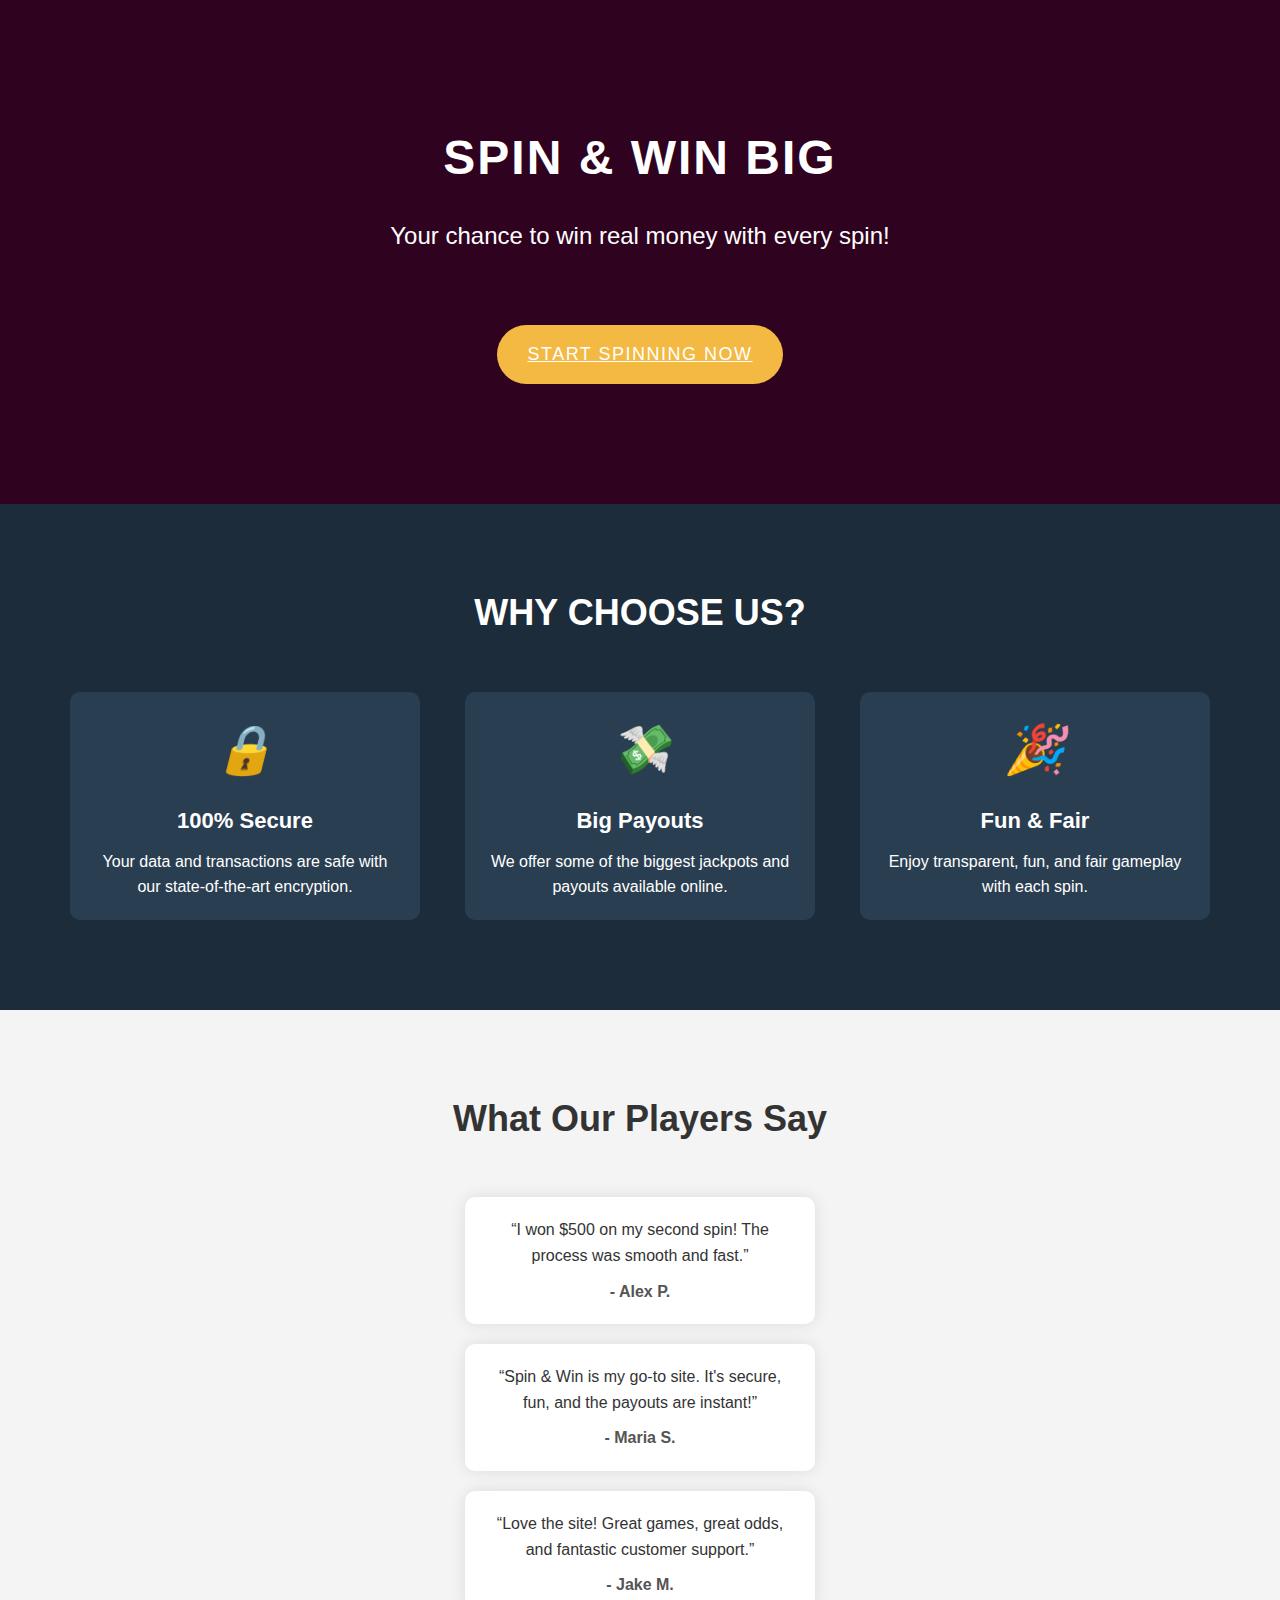
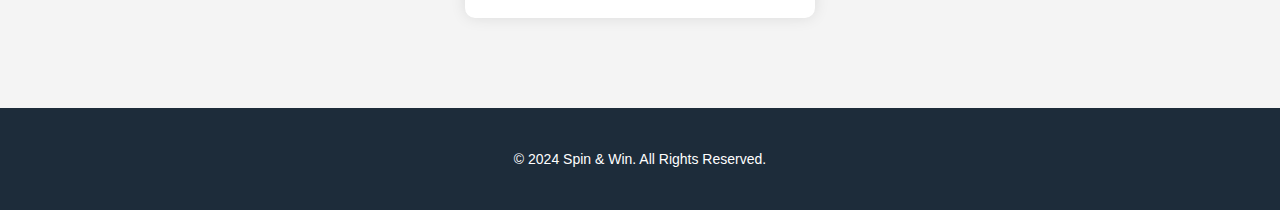
<file: Landing_page.html>
<!DOCTYPE html>
<html lang="en">
<head>
  <meta charset="UTF-8">
  <meta name="viewport" content="width=device-width, initial-scale=1.0">
  <title>Spin & Win - Homepage</title>
  <link rel="stylesheet" href="src/landing_page.css">
  <link rel="stylesheet" href="src/about.css">
</head>
<body>
  <!-- Header Section -->
  <header class="hero-section">
    <div class="container">
      <h1>Spin & Win Big</h1>
      <p>Your chance to win real money with every spin!</p>
      <a href="index.html" class="cta-button">Start Spinning Now</a>
    </div>
  </header>

  <!-- Features Section -->
  <section class="features-section">
    <div class="container">
      <h2>Why Choose Us?</h2>
      <div class="features">
        <div class="feature-card">
          <i class="icon">🔒</i>
          <h3>100% Secure</h3>
          <p>Your data and transactions are safe with our state-of-the-art encryption.</p>
        </div>
        <div class="feature-card">
          <i class="icon">💸</i>
          <h3>Big Payouts</h3>
          <p>We offer some of the biggest jackpots and payouts available online.</p>
        </div>
        <div class="feature-card">
          <i class="icon">🎉</i>
          <h3>Fun & Fair</h3>
          <p>Enjoy transparent, fun, and fair gameplay with each spin.</p>
        </div>
      </div>
    </div>
  </section>

  <!-- Testimonials Section -->
  <section class="testimonials-section">
    <div class="container">
      <h2>What Our Players Say</h2>
      <div class="testimonials">
        <div class="testimonial">
          <p>“I won $500 on my second spin! The process was smooth and fast.”</p>
          <span>- Alex P.</span>
        </div>
        <div class="testimonial">
          <p>“Spin & Win is my go-to site. It's secure, fun, and the payouts are instant!”</p>
          <span>- Maria S.</span>
        </div>
        <div class="testimonial">
          <p>“Love the site! Great games, great odds, and fantastic customer support.”</p>
          <span>- Jake M.</span>
        </div>
      </div>
    </div>
  </section>

  <!-- Footer Section -->
  <footer class="footer">
    <div class="container">
      <p>&copy; 2024 Spin & Win. All Rights Reserved.</p>
    </div>
  </footer>
</body>
</html>
</file>
<file: src/about.css>
/* Base styles */
 * {
   margin: 0;
   padding: 0;
   box-sizing: border-box;
 }

 body {
   font-family: 'Arial', sans-serif;
   color: #333;
   line-height: 1.6;
   background-color: rgba(47, 2, 31, 23);
 }

 .container {
   max-width: 1200px;
   margin: 0 auto;
   padding: 20px;
   text-align: center;
 }

 /* About Us Section */
 .about-us {
   color: #fff;
   padding: 60px 20px;
   position: relative;
 }

 .shape {
   margin-top: 3rem;
   width: 25%;
   position: absolute;
   z-index: -1;
 }

 .about {
   display: flex;
   overflow: hidden;
   width: 100%;
 }

 .about .content {
   align-content: center;
   padding-left: 50px;
   width: 65%;
 }

 .content h1 {
   font-family: "Lucida Sans", "Lucida Sans Regular", "Lucida Grande",
     "Lucida Sans Unicode", Geneva, Verdana, sans-serif;
   letter-spacing: 3px;
   font-weight: 800;
   font-size: 65px;
   margin-bottom: 3rem;
   animation: fadeInDown 1s ease;
 }

 .content span {
   color: #ffc827;
   white-space: nowrap;
 }

 .content p {
   font-family: "Open san", "sans-serif", "Lucida Sans Regular";
   letter-spacing: 3px;
   font-size: 22px;
   margin-bottom: 1rem;
   animation: fadeInUp 1.2s ease;
 }


 .content div {
   margin: 2px;
   display: flex;
   padding: 3px;
   overflow: visible;
 }

 .content div>a {
   padding: 10px;
   margin-right: 30px;
   margin-left: 31px;
   font-family: "Open san", "sans-serif", "Lucida Sans Regular";
   font-size: 30px;
 }

 .about-us .features {
   display: flex;
   justify-content: space-between;
   flex-wrap: wrap;
 }

 .feature-card {
   background-color: #4C004C;
   border-radius: 10px;
   padding: 20px;
   margin: 10px;
   flex: 1;
   min-width: 250px;
   max-width: 30%;
   transition: transform 0.3s ease, background-color 0.3s ease;
   animation: fadeIn 1.5s ease;
 }

 .feature-card:hover {
   transform: translateY(-10px);
   background-color: rgba(47, 2, 31, 23);
 }

 .feature-card i.icon {
   font-size: 48px;
   display: block;
   margin-bottom: 15px;
   transition: color 0.3s ease;
 }

 .feature-card h3 {
   font-size: 22px;
   margin-bottom: 10px;
 }

 .feature-card p {
   font-size: 16px;
 }

 .cta-button {
   display: inline-block;
   margin-top: 30px;
   padding: 15px 30px;
   font-size: 18px;
   background-color: #f4b942;
   color: #fff;
   border-radius: 50px;
   text-transform: uppercase;
   letter-spacing: 1.5px;
   transition: background-color 0.3s ease, transform 0.3s ease;
   animation: bounceIn 2s ease;
 }

 .cta-button:hover {
   background-color: #ffdb5a;
   transform: translateY(-5px);
   text-decoration: none;
 }

 /* Animations */
 @keyframes fadeInDown {
   0% {
     opacity: 0;
     transform: translateY(-30px);
   }

   100% {
     opacity: 1;
     transform: translateY(0);
   }
 }

 @keyframes fadeInUp {
   0% {
     opacity: 0;
     transform: translateY(30px);
   }

   100% {
     opacity: 1;
     transform: translateY(0);
   }
 }

 @keyframes fadeIn {
   0% {
     opacity: 0;
   }

   100% {
     opacity: 1;
   }
 }

 @keyframes slide_in {

   0%,
   100%,
   20%,
   50%,
   80% {
     transform: translatex(0);
   }

   40% {
     transform: translatex(-20px);
   }

   60% {
     transform: translatex(-10px);
   }

 }

 @keyframes bounceIn {

   0%,
   100%,
   20%,
   50%,
   80% {
     transform: translateY(0);
   }

   40% {
     transform: translateY(-20px);
   }

   60% {
     transform: translateY(-10px);
   }
 }

 .transparent_effect {
   position: relative;
   background-color: rgba(47, 2, 31, 0.8);
   /* -webkit-backdrop-filter: blur(5px); */
   /* backdrop-filter: blur(5px); */
   padding: 20px 30px;
   z-index: 1;
 }

 .testimonials {
   display: flex;
   flex-direction: column;
   justify-content: center;
   background: url("https://template.viserlab.com/casinous/demo/assets/images/top/bg.png");
   background-position: center;
   background-size: cover;
   align-content: center;
 }

 .cont_1 {

   display: flex;
   flex-direction: column;
   justify-content: center;
 }

 .testimonials .content {
   text-align: center;
   width: 54%;
   align-self: center;
 }

 .members_testify {
   padding: 30px;
 }

 .carousel {
   display: flex;
   list-style: none;
 }

 .card {
   background-image: url("https://template.viserlab.com/casinous/demo/assets/images/testimonial/bg.png");
   width: 30%;
   margin: 20px;
   border-radius: 1rem;
   background-position: center;
   background-size: cover;
   transition: transform 0.3s ease, background-color 0.3s ease;
   animation: fadeIn 1.5s ease;

 }

 .card:hover {
   transform: translateY(-10px);
 }

 .testimony {
   background-color: rgba(76, 0, 76, 0.7);

   justify-content: space-around;
   align-content: center;
   border-radius: 1rem;
   display: flex;
   flex-direction: column;
   cursor: pointer;
   padding: 10px;
   transition: transform 0.3s ease, background-color 0.3s ease;
   animation: fadeIn 1.5s ease;
 }

 .testimony:hover {
   /* background-color: rgba(47, 2, 31, 23); */
   background-color: rgba(47, 2, 31, 0.9);
 }

 .testimony p {
   animation: fadeInUp 1.2s ease;
 }

 .testimony div {
   text-align: center;
   margin: 12px
 }

 .avatar {
   width: 80px;
   height: 80px;
   border-radius: 50%;
   margin-right: 15px;
   border: 2px solid #ffcc00;
 }

 .testifier {
   display: flex;
   font-size: 1.5rem;
   font-weight: bold;
   color: #ffcc00;
   justify-items: center;
   align-items: center;
   justify-content: center;
   animation: fadeInDown 1.2s ease;
 }
</file>
<file: src/landing_page.css>
/* Reset and base styles */
* {
  margin: 0;
  padding: 0;
  box-sizing: border-box;
}

body {
  font-family: 'Arial', sans-serif;
  background-color: #f9f9f9;
  color: #333;
}

.container {
  max-width: 1200px;
  margin: 0 auto;
  padding: 20px;
  text-align: center;
}

/* Hero Section */
.hero-section {
  background-image: url('https://img.pikbest.com/ai/illus_our/20230427/4b6f742aaffda591dc4ff58ce2395773.jpg!w700wp'); 
  background-size: cover;
  background-position: center;
  padding: 100px 20px;
  color: white;
  text-align: center;
  position: relative;
}

.hero-section h1 {
  font-size: 48px;
  margin-bottom: 20px;
  text-transform: uppercase;
  letter-spacing: 2px;
  animation: fadeInDown 1s ease;
}

.hero-section p {
  font-size: 24px;
  margin-bottom: 40px;
  animation: fadeInUp 1.2s ease;
}

.hero-section .cta-button {
  background-color: #f4b942;
  color: #fff;
  padding: 15px 30px;
  border-radius: 50px;
  font-size: 18px;
  text-transform: uppercase;
  letter-spacing: 1.5px;
  transition: background-color 0.3s ease, transform 0.3s ease;
}

.hero-section .cta-button:hover {
  background-color: #ffdb5a;
  transform: translateY(-5px);
}

/* Features Section */
.features-section {
  padding: 60px 20px;
  background-color: #1d2c3a;
  color: white;
}

.features-section h2 {
  font-size: 36px;
  margin-bottom: 40px;
  text-transform: uppercase;
  animation: fadeInDown 1s ease;
}

.features-section .features {
  display: flex;
  justify-content: space-between;
  flex-wrap: wrap;
}

.features-section .feature-card {
  background-color: #2a3e52;
  border-radius: 10px;
  padding: 20px;
  margin: 10px;
  flex: 1;
  min-width: 250px;
  max-width: 350px;
  transition: transform 0.3s ease, background-color 0.3s ease;
}

.features-section .feature-card:hover {
  transform: translateY(-10px);
  background-color: #304c67;
}

.features-section .feature-card i.icon {
  font-size: 48px;
  display: block;
  margin-bottom: 15px;
}

.features-section .feature-card h3 {
  font-size: 22px;
  margin-bottom: 10px;
}

.features-section .feature-card p {
  font-size: 16px;
}

/* Testimonials Section */
.testimonials-section {
  padding: 60px 20px;
  background-color: #f4f4f4;
}

.testimonials-section h2 {
  font-size: 36px;
  margin-bottom: 40px;
  animation: fadeInDown 1s ease;
}

.testimonials {
  display: flex;
  justify-content: space-between;
  flex-wrap: wrap;
}

.testimonial {
  background-color: white;
  padding: 20px;
  margin: 10px;
  flex: 1;
  min-width: 250px;
  max-width: 350px;
  border-radius: 10px;
  box-shadow: 0px 0px 15px rgba(0, 0, 0, 0.1);
  animation: fadeInUp 1.5s ease;
}

.testimonial p {
  font-size: 16px;
  margin-bottom: 10px;
  color: #333;
}

.testimonial span {
  font-weight: bold;
  color: #555;
}

/* Footer */
.footer {
  background-color: #1d2c3a;
  color: white;
  padding: 20px 0;
}

.footer p {
  font-size: 14px;
  margin: 0;
}

/* Animations */
@keyframes fadeInDown {
  0% {
    opacity: 0;
    transform: translateY(-30px);
  }
  100% {
    opacity: 1;
    transform: translateY(0);
  }
}

@keyframes fadeInUp {
  0% {
    opacity: 0;
    transform: translateY(30px);
  }
  100% {
    opacity: 1;
    transform: translateY(0);
  }
}
</file>
